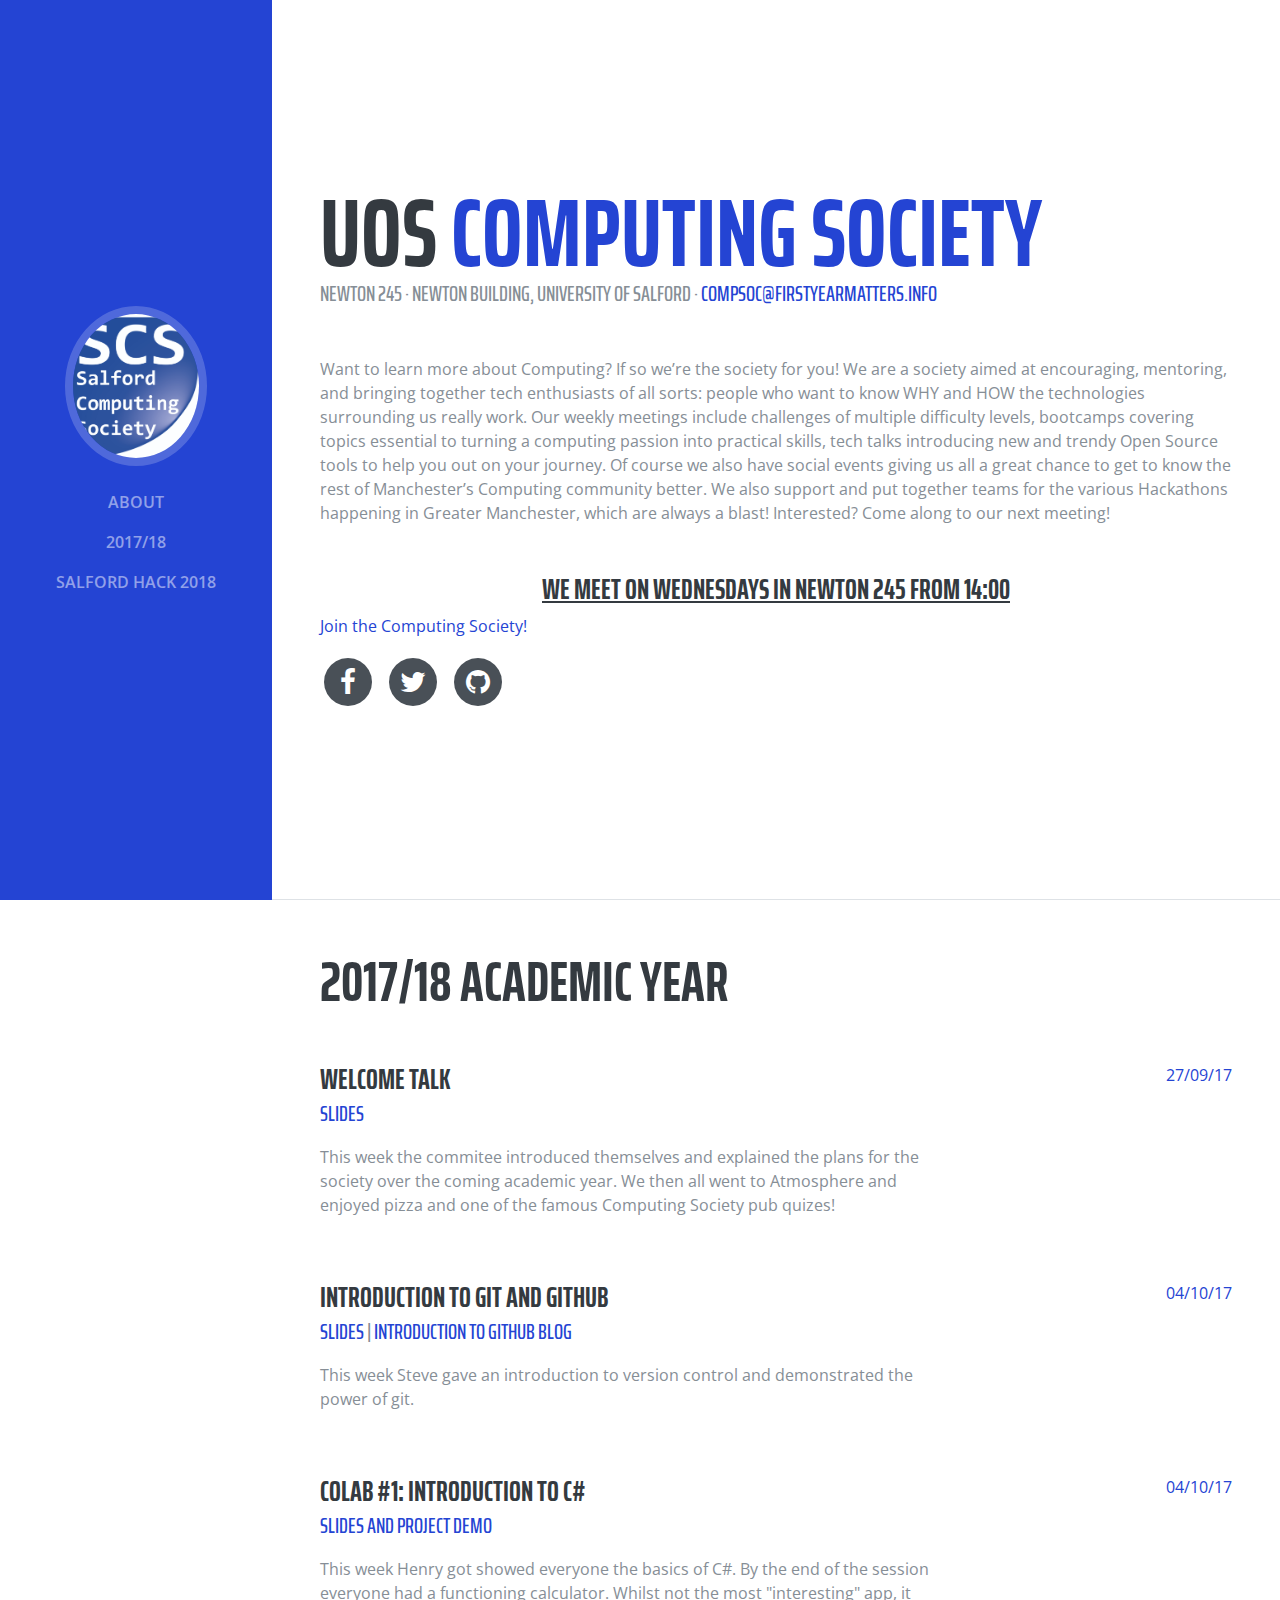
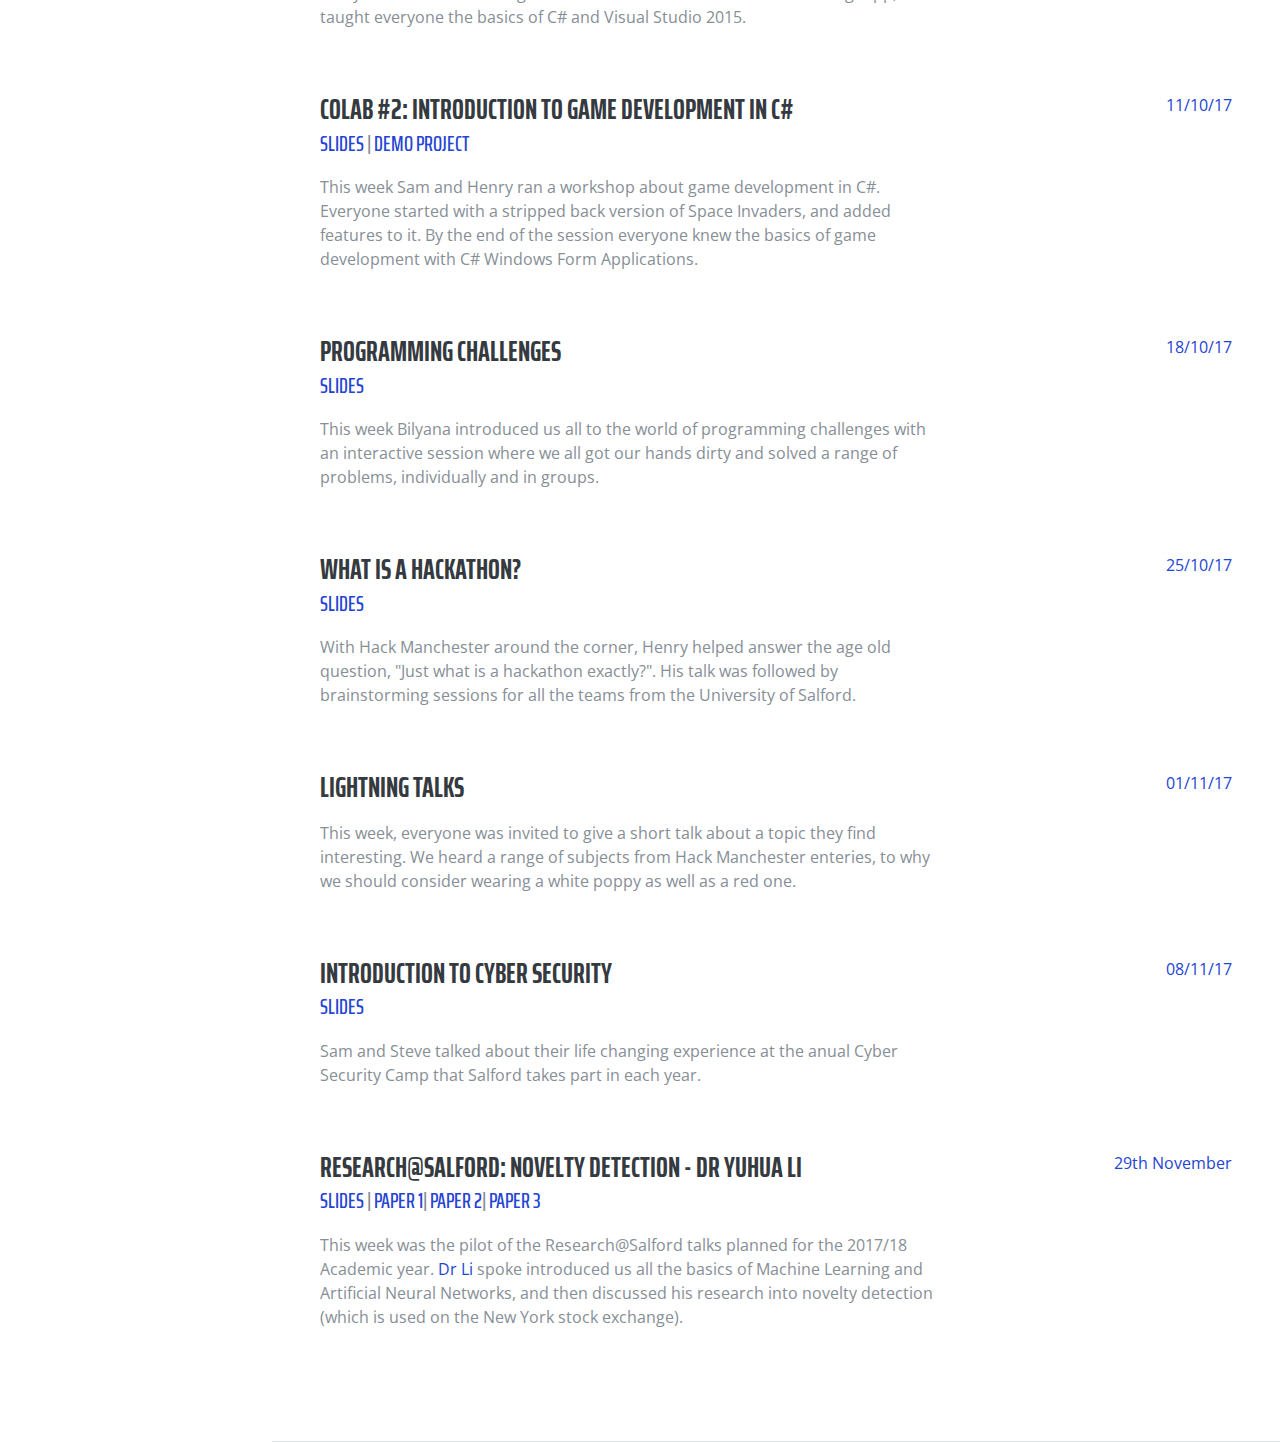
<file: index.html>
<!DOCTYPE html>
<html lang="en">

  <head>

    <meta charset="utf-8">
    <meta name="viewport" content="width=device-width, initial-scale=1, shrink-to-fit=no">
    <meta name="description" content="">
    <meta name="author" content="">

    <title>University of Salford Computing Society</title>

    <!-- Bootstrap core CSS -->
    <link href="vendor/bootstrap/css/bootstrap.min.css" rel="stylesheet">

    <!-- Custom fonts for this template -->
    <link href="https://fonts.googleapis.com/css?family=Saira+Extra+Condensed:100,200,300,400,500,600,700,800,900" rel="stylesheet">
    <link href="https://fonts.googleapis.com/css?family=Open+Sans:300,300i,400,400i,600,600i,700,700i,800,800i" rel="stylesheet">
    <link href="vendor/font-awesome/css/font-awesome.min.css" rel="stylesheet">
    <link href="vendor/devicons/css/devicons.min.css" rel="stylesheet">
    <link href="vendor/simple-line-icons/css/simple-line-icons.css" rel="stylesheet">

    <!-- Custom styles for this template -->
    <link href="css/resume.min.css" rel="stylesheet">

  </head>

  <body id="page-top">

    <!-- NAVIGATION -->
    <nav class="navbar navbar-expand-lg navbar-dark bg-primary fixed-top" id="sideNav">
      <a class="navbar-brand js-scroll-trigger" href="#page-top">
        <span class="d-block d-lg-none">Start Bootstrap</span>
        <span class="d-none d-lg-block">
          <img class="img-fluid img-profile rounded-circle mx-auto mb-2" src="img/profile.jpg" alt="">
        </span>
      </a>
      <button class="navbar-toggler" type="button" data-toggle="collapse" data-target="#navbarSupportedContent" aria-controls="navbarSupportedContent" aria-expanded="false" aria-label="Toggle navigation">
        <span class="navbar-toggler-icon"></span>
      </button>
      <div class="collapse navbar-collapse" id="navbarSupportedContent">
        <ul class="navbar-nav">
          <li class="nav-item">
            <a class="nav-link js-scroll-trigger" href="index.html#about">About</a>
          </li>
          <li class="nav-item">
            <a class="nav-link js-scroll-trigger" href="index.html#seventeen-eighteen">2017/18</a>
          </li>
          <li class="nav-item">
            <a class="nav-link js-scroll-trigger" href="salford-hack/salford-hack-2018.html">Salford Hack 2018</a>
          </li>
        </ul>
      </div>
    </nav>

    <div class="container-fluid p-0">
      
      <!-- ABOUT -->
      <section class="resume-section p-3 p-lg-5 d-flex d-column" id="about">
        <div class="my-auto">
          <h1 class="mb-0">UoS 
            <span class="text-primary">Computing Society</span>
          </h1>
          <div class="subheading mb-5">Newton 245 · Newton Building, University of Salford ·
            <a href="mailto:compsoc@firstyearmatters.info">compsoc@firstyearmatters.info</a>
          </div>
          <p class="mb-5">Want to learn more about Computing? If so we’re the society for you! We are a society aimed at encouraging, mentoring, and bringing together tech enthusiasts of all sorts: people who want to know WHY and HOW the technologies surrounding us really work. Our weekly meetings include challenges of multiple difficulty levels, bootcamps covering topics essential to turning a computing passion into practical skills, tech talks introducing new and trendy Open Source tools to help you out on your journey. Of course we also have social events giving us all a great chance to get to know the rest of Manchester’s Computing community better. We also support and put together teams for the various Hackathons happening in Greater Manchester, which are always a blast! Interested? Come along to our next meeting! </p>
          <h3 style="text-align:center; text-decoration:underline;">
              We meet on Wednesdays in Newton 245 from 14:00
          </h3>
          <p>
            <a href="https://www.salfordstudents.com/groups/computing">Join the Computing Society!</a>
          </p>
          <ul class="list-inline list-social-icons mb-0">
            <li class="list-inline-item">
              <a href="https://www.facebook.com/Univeristy-of-Salford-Computing-Society-111174886224156/">
                <span class="fa-stack fa-lg">
                  <i class="fa fa-circle fa-stack-2x"></i>
                  <i class="fa fa-facebook fa-stack-1x fa-inverse"></i>
                </span>
              </a>
            </li>
            <li class="list-inline-item">
              <a href="https://twitter.com/UoSCompSoc">
                <span class="fa-stack fa-lg">
                  <i class="fa fa-circle fa-stack-2x"></i>
                  <i class="fa fa-twitter fa-stack-1x fa-inverse"></i>
                </span>
              </a>
            </li>
            <li class="list-inline-item">
              <a href="https://github.com/University-Of-Salford-Computing-Society">
                <span class="fa-stack fa-lg">
                  <i class="fa fa-circle fa-stack-2x"></i>
                  <i class="fa fa-github fa-stack-1x fa-inverse"></i>
                </span>
              </a>
            </li>
          </ul>
        </div>
      </section>

      <!-- 2017/18 Academic Year -->
      <section class="resume-section p-3 p-lg-5 d-flex flex-column" id="seventeen-eighteen">
        <div class="my-auto">
          <h2 class="mb-5">2017/18 Academic Year</h2>

          <div class="resume-item d-flex flex-column flex-md-row mb-5">
              <div class="resume-content mr-auto">
                <h3 class="mb-0">Welcome Talk</h3>
                <div class="subheading mb-3"><a href="talks/welcome-talk.pptx">Slides</a></div>
                <p>This week the commitee introduced themselves and explained the plans for the society over the coming academic year. We then all went to Atmosphere and enjoyed pizza and one of the famous Computing Society pub quizes!</p>
              </div>
              <div class="resume-date text-md-right">
                <span class="text-primary">27/09/17</span>
              </div>
            </div>

            <div class="resume-item d-flex flex-column flex-md-row mb-5">
                <div class="resume-content mr-auto">
                  <h3 class="mb-0">Introduction to Git and GitHub</h3>
                  <div class="subheading mb-3"><a href="talks/git-introduction.odp">Slides</a> | <a href="https://medium.com/@Delphboy/computing-society-tutorial-getting-started-with-git-and-github-73a89b42e5e7">Introduction to GitHub Blog</a></div>
                  <p>This week Steve gave an introduction to version control and demonstrated the power of git. </p>
                </div>
                <div class="resume-date text-md-right">
                  <span class="text-primary">04/10/17</span>
                </div>
              </div>

              <div class="resume-item d-flex flex-column flex-md-row mb-5">
                  <div class="resume-content mr-auto">
                    <h3 class="mb-0">CoLab #1: Introduction to C#</h3>
                    <div class="subheading mb-3"><a href="https://github.com/Delphboy/Talks/tree/master/CSharp-Bootcamp">Slides and Project Demo</a></div>
                    <p>This week Henry got showed everyone the basics of C#. By the end of the session everyone had a functioning calculator. Whilst not the most "interesting" app, it taught everyone the basics of C# and Visual Studio 2015. </p>
                  </div>
                  <div class="resume-date text-md-right">
                    <span class="text-primary">04/10/17</span>
                  </div>
              </div>

              <div class="resume-item d-flex flex-column flex-md-row mb-5">
                  <div class="resume-content mr-auto">
                    <h3 class="mb-0">CoLab #2: Introduction to Game Development in C#</h3>
                    <div class="subheading mb-3"><a href="talks/invaders.pptx">Slides</a> | <a href="https://github.com/SamJones01/space-invaders-updated">Demo Project</a></div>
                    <p>This week Sam and Henry ran a workshop about game development in C#. Everyone started with a stripped back version of Space Invaders, and added features to it. By the end of the session everyone knew the basics of game development with C# Windows Form Applications. </p>
                  </div>
                  <div class="resume-date text-md-right">
                    <span class="text-primary">11/10/17</span>
                  </div>
              </div>

              <div class="resume-item d-flex flex-column flex-md-row mb-5">
                  <div class="resume-content mr-auto">
                    <h3 class="mb-0">Programming Challenges</h3>
                    <div class="subheading mb-3"><a href="talks/Euler-and-other.pptx">Slides</a></div>
                    <p>This week Bilyana introduced us all to the world of programming challenges with an interactive session where we all got our hands dirty and solved a range of problems, individually and in groups.</p>
                  </div>
                  <div class="resume-date text-md-right">
                    <span class="text-primary">18/10/17</span>
                  </div>
              </div>

              <div class="resume-item d-flex flex-column flex-md-row mb-5">
                  <div class="resume-content mr-auto">
                    <h3 class="mb-0">What is a Hackathon?</h3>
                    <div class="subheading mb-3"><a href="talks/Hackathons.pptx">Slides</a></div>
                    <p>With Hack Manchester around the corner, Henry helped answer the age old question, "Just what is a hackathon exactly?". His talk was followed by brainstorming sessions for all the teams from the University of Salford.</p>
                  </div>
                  <div class="resume-date text-md-right">
                    <span class="text-primary">25/10/17</span>
                  </div>
              </div>

              <div class="resume-item d-flex flex-column flex-md-row mb-5">
                  <div class="resume-content mr-auto">
                    <h3 class="mb-0">Lightning Talks</h3>
                    <div class="subheading mb-3"></div>
                    <p>This week, everyone was invited to give a short talk about a topic they find interesting. We heard a range of subjects from Hack Manchester enteries, to why we should consider wearing a white poppy as well as a red one.</p>
                  </div>
                  <div class="resume-date text-md-right">
                    <span class="text-primary">01/11/17</span>
                  </div>
              </div>

              <div class="resume-item d-flex flex-column flex-md-row mb-5">
                  <div class="resume-content mr-auto">
                    <h3 class="mb-0">Introduction to Cyber Security</h3>
                    <div class="subheading mb-3"><a href="talks/Security-Camp-2017.pptx">Slides</a></div>
                    <p>Sam and Steve talked about their life changing experience at the anual Cyber Security Camp that Salford takes part in each year. </p>
                  </div>
                  <div class="resume-date text-md-right">
                    <span class="text-primary">08/11/17</span>
                  </div>
              </div>

              <div class="resume-item d-flex flex-column flex-md-row mb-5">
                  <div class="resume-content mr-auto">
                    <h3 class="mb-0">Research@Salford: Novelty Detection - Dr Yuhua Li</h3>
                    <div class="subheading mb-3"><a href="talks/Novelty-Detection-Dr-Li.pdf">Slides</a> | <a href="http://ieeexplore.ieee.org/document/6803980/">Paper 1</a>| <a href="http://ieeexplore.ieee.org/document/5611541/">Paper 2</a>| <a href="http://ieeexplore.ieee.org/document/6817597/">Paper 3</a></div>
                    <p>This week was the pilot of the Research@Salford talks planned for the 2017/18 Academic year. <a href="https://www.seek.salford.ac.uk/profiles/YLinull.jsp">Dr Li</a> spoke introduced us all the basics of Machine Learning and Artificial Neural Networks, and then discussed his research into novelty detection (which is used on the New York stock exchange). </p>
                  </div>
                  <div class="resume-date text-md-right">
                    <span class="text-primary">29th November</span>
                  </div>
              </div>

        </div>
      </section>
    </div>

    <!-- Bootstrap core JavaScript -->
    <script src="vendor/jquery/jquery.min.js"></script>
    <script src="vendor/bootstrap/js/bootstrap.bundle.min.js"></script>

    <!-- Plugin JavaScript -->
    <script src="vendor/jquery-easing/jquery.easing.min.js"></script>

    <!-- Custom scripts for this template -->
    <script src="js/resume.min.js"></script>

  </body>

</html>
</file>
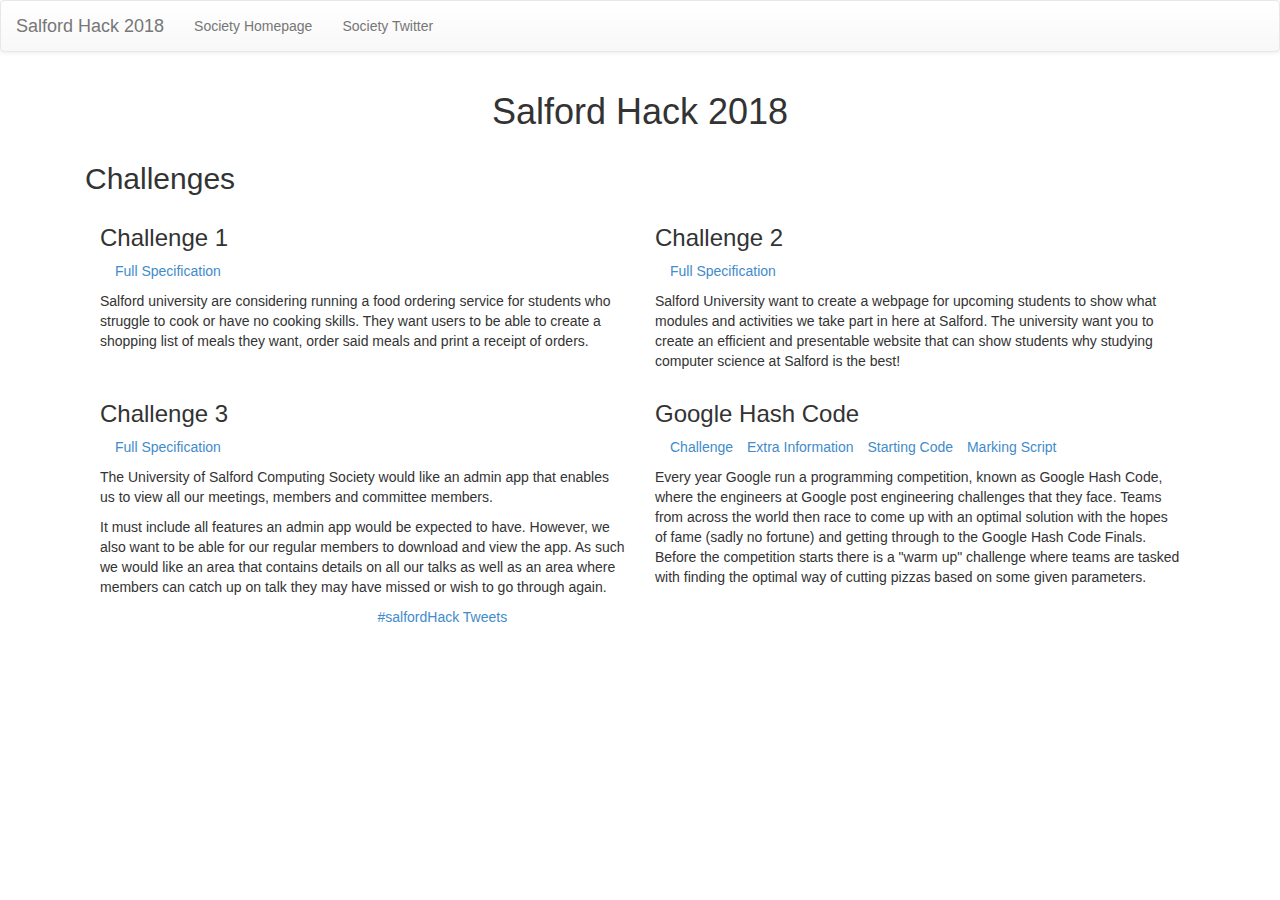
<file: salford-hack/salford-hack-2018.html>
<!Doctype HTML>
<HTML LANG="en">
<head>
    <meta charset="utf-8">
    <meta http-equiv="X-UA-Compatible" content="IE=edge">
    <meta name="viewport" content="width=device-width, initial-scale=1">

    <!-- Load Scripts -->
    <script type="text/javascript" src="js/validation.js"></script>
    <script type="text/javascript" src="js/bootstrap.js"></script>

    <!-- Bootstrap core CSS -->
    <link href="css/bootstrap.css" rel="stylesheet">

    <!-- Bootstrap theme -->
    <link href="css/bootstrap-theme.css" rel="stylesheet">

    <title>Salford Hack 2018</title>

</head>

<body>
    <nav class="navbar navbar-default">
        <div class="container-fluid">
            <div class="navbar-header">
                <a class="navbar-brand" href="#">Salford Hack 2018</a>
            </div>
            <ul class="nav navbar-nav">
                <li><a href="../index.html">Society Homepage</a></li>
                <li><a href="https://twitter.com/UoSCompSoc">Society Twitter</a></li>
            </ul>
        </div>
    </nav>

  <div class="container container-fluid">
      <div class="col-md-12">
          <h1 style="text-align: center">Salford Hack 2018</h1>
      </div>
      <div class="col-md-12">
          <h2>Challenges</h2>
          <div class="col-md-6">
              <h3>Challenge 1</h3>
              <div class="col-md-12">
                  <ul class="list-inline">
                      <li><a href="downloads/Challenge-1.pdf">Full Specification</a></li>
                  </ul>
              </div>
              <p>
                  Salford university are considering running a food ordering service for students who struggle to cook
                  or have no cooking skills. They want users to be able to create a shopping list of meals they want,
                  order said meals and print a receipt of orders.
              </p>
          </div>

          <div class="col-md-6">
              <h3>Challenge 2</h3>
              <div class="col-md-12">
                  <ul class="list-inline">
                      <li><a href="downloads/Challenge-2.pdf">Full Specification</a></li>
                  </ul>
              </div>
              <p>
                  Salford University want to create a webpage for upcoming students to show what modules and activities
                  we take part in here at Salford. The university want you to create an efficient and presentable
                  website that can show students why studying computer science at Salford is the best!
              </p>
          </div>

          <div class="col-md-6">
              <h3>Challenge 3</h3>
              <div class="col-md-12">
                  <ul class="list-inline">
                      <li><a href="downloads/Challenge-3.pdf">Full Specification</a></li>
                  </ul>
              </div>
              <p>
                  The University of Salford Computing Society would like an admin app that enables us to view all our
                  meetings, members and committee members.
              </p>
              <p>
                  It must include all features an admin app would be expected to have. However, we also want to be able
                  for our regular members to download and view the app. As such we would like an area that contains
                  details on all our talks as well as an area where members can catch up on talk they may have missed
                  or wish to go through again.
              </p>
          </div>

          <div class="col-md-6">
              <h3>Google Hash Code</h3>
              <div class="col-md-12">
                  <ul class="list-inline">
                    <li><a href="downloads/google.pdf">Challenge</a></li>
                    <li><a href="downloads/hash-code.pdf">Extra Information</a></li>
                    <li><a href="https://github.com/UoSCompSoc/Hash-Code-File-Reader">Starting Code</a></li>
                    <li><a href="https://github.com/UoSCompSoc/Hash-Code-Marker">Marking Script</a></li>
                  </ul>
              </div>
              <p>
                  Every year Google run a programming competition, known as Google Hash Code, where the engineers at
                  Google post engineering challenges that they face. Teams from across the world then race to come up
                  with an optimal solution with the hopes of fame (sadly no fortune) and getting through to the Google
                  Hash Code Finals. Before the competition starts there is a "warm up" challenge where teams are tasked
                  with finding the optimal way of cutting pizzas based on some given parameters.
              </p>
          </div>

      </div>
      <!-- Social Media -->
      <div class="container container-fluid col-md-12">
            <div class="col-md-3"></div>
            <div class="col-md-6">
              <a class="twitter-timeline"  href="https://twitter.com/hashtag/salfordHack" data-widget-id="969929705406259200">#salfordHack Tweets</a>
              <script>!function(d,s,id){var js,fjs=d.getElementsByTagName(s)[0],p=/^http:/.test(d.location)?'http':'https';if(!d.getElementById(id)){js=d.createElement(s);js.id=id;js.src=p+"://platform.twitter.com/widgets.js";fjs.parentNode.insertBefore(js,fjs);}}(document,"script","twitter-wjs");</script>
            </div>
          <div class="col-md-3"></div>
      </div>
  </div>


</body>
</HTML>
</file>
<file: vendor/simple-line-icons/css/simple-line-icons.css>
@font-face {
  font-family: 'simple-line-icons';
  src: url('../fonts/Simple-Line-Icons.eot?v=2.4.0');
  src: url('../fonts/Simple-Line-Icons.eot?v=2.4.0#iefix') format('embedded-opentype'), url('../fonts/Simple-Line-Icons.woff2?v=2.4.0') format('woff2'), url('../fonts/Simple-Line-Icons.ttf?v=2.4.0') format('truetype'), url('../fonts/Simple-Line-Icons.woff?v=2.4.0') format('woff'), url('../fonts/Simple-Line-Icons.svg?v=2.4.0#simple-line-icons') format('svg');
  font-weight: normal;
  font-style: normal;
}
/*
 Use the following CSS code if you want to have a class per icon.
 Instead of a list of all class selectors, you can use the generic [class*="icon-"] selector, but it's slower:
*/
.icon-user,
.icon-people,
.icon-user-female,
.icon-user-follow,
.icon-user-following,
.icon-user-unfollow,
.icon-login,
.icon-logout,
.icon-emotsmile,
.icon-phone,
.icon-call-end,
.icon-call-in,
.icon-call-out,
.icon-map,
.icon-location-pin,
.icon-direction,
.icon-directions,
.icon-compass,
.icon-layers,
.icon-menu,
.icon-list,
.icon-options-vertical,
.icon-options,
.icon-arrow-down,
.icon-arrow-left,
.icon-arrow-right,
.icon-arrow-up,
.icon-arrow-up-circle,
.icon-arrow-left-circle,
.icon-arrow-right-circle,
.icon-arrow-down-circle,
.icon-check,
.icon-clock,
.icon-plus,
.icon-minus,
.icon-close,
.icon-event,
.icon-exclamation,
.icon-organization,
.icon-trophy,
.icon-screen-smartphone,
.icon-screen-desktop,
.icon-plane,
.icon-notebook,
.icon-mustache,
.icon-mouse,
.icon-magnet,
.icon-energy,
.icon-disc,
.icon-cursor,
.icon-cursor-move,
.icon-crop,
.icon-chemistry,
.icon-speedometer,
.icon-shield,
.icon-screen-tablet,
.icon-magic-wand,
.icon-hourglass,
.icon-graduation,
.icon-ghost,
.icon-game-controller,
.icon-fire,
.icon-eyeglass,
.icon-envelope-open,
.icon-envelope-letter,
.icon-bell,
.icon-badge,
.icon-anchor,
.icon-wallet,
.icon-vector,
.icon-speech,
.icon-puzzle,
.icon-printer,
.icon-present,
.icon-playlist,
.icon-pin,
.icon-picture,
.icon-handbag,
.icon-globe-alt,
.icon-globe,
.icon-folder-alt,
.icon-folder,
.icon-film,
.icon-feed,
.icon-drop,
.icon-drawer,
.icon-docs,
.icon-doc,
.icon-diamond,
.icon-cup,
.icon-calculator,
.icon-bubbles,
.icon-briefcase,
.icon-book-open,
.icon-basket-loaded,
.icon-basket,
.icon-bag,
.icon-action-undo,
.icon-action-redo,
.icon-wrench,
.icon-umbrella,
.icon-trash,
.icon-tag,
.icon-support,
.icon-frame,
.icon-size-fullscreen,
.icon-size-actual,
.icon-shuffle,
.icon-share-alt,
.icon-share,
.icon-rocket,
.icon-question,
.icon-pie-chart,
.icon-pencil,
.icon-note,
.icon-loop,
.icon-home,
.icon-grid,
.icon-graph,
.icon-microphone,
.icon-music-tone-alt,
.icon-music-tone,
.icon-earphones-alt,
.icon-earphones,
.icon-equalizer,
.icon-like,
.icon-dislike,
.icon-control-start,
.icon-control-rewind,
.icon-control-play,
.icon-control-pause,
.icon-control-forward,
.icon-control-end,
.icon-volume-1,
.icon-volume-2,
.icon-volume-off,
.icon-calendar,
.icon-bulb,
.icon-chart,
.icon-ban,
.icon-bubble,
.icon-camrecorder,
.icon-camera,
.icon-cloud-download,
.icon-cloud-upload,
.icon-envelope,
.icon-eye,
.icon-flag,
.icon-heart,
.icon-info,
.icon-key,
.icon-link,
.icon-lock,
.icon-lock-open,
.icon-magnifier,
.icon-magnifier-add,
.icon-magnifier-remove,
.icon-paper-clip,
.icon-paper-plane,
.icon-power,
.icon-refresh,
.icon-reload,
.icon-settings,
.icon-star,
.icon-symbol-female,
.icon-symbol-male,
.icon-target,
.icon-credit-card,
.icon-paypal,
.icon-social-tumblr,
.icon-social-twitter,
.icon-social-facebook,
.icon-social-instagram,
.icon-social-linkedin,
.icon-social-pinterest,
.icon-social-github,
.icon-social-google,
.icon-social-reddit,
.icon-social-skype,
.icon-social-dribbble,
.icon-social-behance,
.icon-social-foursqare,
.icon-social-soundcloud,
.icon-social-spotify,
.icon-social-stumbleupon,
.icon-social-youtube,
.icon-social-dropbox,
.icon-social-vkontakte,
.icon-social-steam {
  font-family: 'simple-line-icons';
  speak: none;
  font-style: normal;
  font-weight: normal;
  font-variant: normal;
  text-transform: none;
  line-height: 1;
  /* Better Font Rendering =========== */
  -webkit-font-smoothing: antialiased;
  -moz-osx-font-smoothing: grayscale;
}
.icon-user:before {
  content: "\e005";
}
.icon-people:before {
  content: "\e001";
}
.icon-user-female:before {
  content: "\e000";
}
.icon-user-follow:before {
  content: "\e002";
}
.icon-user-following:before {
  content: "\e003";
}
.icon-user-unfollow:before {
  content: "\e004";
}
.icon-login:before {
  content: "\e066";
}
.icon-logout:before {
  content: "\e065";
}
.icon-emotsmile:before {
  content: "\e021";
}
.icon-phone:before {
  content: "\e600";
}
.icon-call-end:before {
  content: "\e048";
}
.icon-call-in:before {
  content: "\e047";
}
.icon-call-out:before {
  content: "\e046";
}
.icon-map:before {
  content: "\e033";
}
.icon-location-pin:before {
  content: "\e096";
}
.icon-direction:before {
  content: "\e042";
}
.icon-directions:before {
  content: "\e041";
}
.icon-compass:before {
  content: "\e045";
}
.icon-layers:before {
  content: "\e034";
}
.icon-menu:before {
  content: "\e601";
}
.icon-list:before {
  content: "\e067";
}
.icon-options-vertical:before {
  content: "\e602";
}
.icon-options:before {
  content: "\e603";
}
.icon-arrow-down:before {
  content: "\e604";
}
.icon-arrow-left:before {
  content: "\e605";
}
.icon-arrow-right:before {
  content: "\e606";
}
.icon-arrow-up:before {
  content: "\e607";
}
.icon-arrow-up-circle:before {
  content: "\e078";
}
.icon-arrow-left-circle:before {
  content: "\e07a";
}
.icon-arrow-right-circle:before {
  content: "\e079";
}
.icon-arrow-down-circle:before {
  content: "\e07b";
}
.icon-check:before {
  content: "\e080";
}
.icon-clock:before {
  content: "\e081";
}
.icon-plus:before {
  content: "\e095";
}
.icon-minus:before {
  content: "\e615";
}
.icon-close:before {
  content: "\e082";
}
.icon-event:before {
  content: "\e619";
}
.icon-exclamation:before {
  content: "\e617";
}
.icon-organization:before {
  content: "\e616";
}
.icon-trophy:before {
  content: "\e006";
}
.icon-screen-smartphone:before {
  content: "\e010";
}
.icon-screen-desktop:before {
  content: "\e011";
}
.icon-plane:before {
  content: "\e012";
}
.icon-notebook:before {
  content: "\e013";
}
.icon-mustache:before {
  content: "\e014";
}
.icon-mouse:before {
  content: "\e015";
}
.icon-magnet:before {
  content: "\e016";
}
.icon-energy:before {
  content: "\e020";
}
.icon-disc:before {
  content: "\e022";
}
.icon-cursor:before {
  content: "\e06e";
}
.icon-cursor-move:before {
  content: "\e023";
}
.icon-crop:before {
  content: "\e024";
}
.icon-chemistry:before {
  content: "\e026";
}
.icon-speedometer:before {
  content: "\e007";
}
.icon-shield:before {
  content: "\e00e";
}
.icon-screen-tablet:before {
  content: "\e00f";
}
.icon-magic-wand:before {
  content: "\e017";
}
.icon-hourglass:before {
  content: "\e018";
}
.icon-graduation:before {
  content: "\e019";
}
.icon-ghost:before {
  content: "\e01a";
}
.icon-game-controller:before {
  content: "\e01b";
}
.icon-fire:before {
  content: "\e01c";
}
.icon-eyeglass:before {
  content: "\e01d";
}
.icon-envelope-open:before {
  content: "\e01e";
}
.icon-envelope-letter:before {
  content: "\e01f";
}
.icon-bell:before {
  content: "\e027";
}
.icon-badge:before {
  content: "\e028";
}
.icon-anchor:before {
  content: "\e029";
}
.icon-wallet:before {
  content: "\e02a";
}
.icon-vector:before {
  content: "\e02b";
}
.icon-speech:before {
  content: "\e02c";
}
.icon-puzzle:before {
  content: "\e02d";
}
.icon-printer:before {
  content: "\e02e";
}
.icon-present:before {
  content: "\e02f";
}
.icon-playlist:before {
  content: "\e030";
}
.icon-pin:before {
  content: "\e031";
}
.icon-picture:before {
  content: "\e032";
}
.icon-handbag:before {
  content: "\e035";
}
.icon-globe-alt:before {
  content: "\e036";
}
.icon-globe:before {
  content: "\e037";
}
.icon-folder-alt:before {
  content: "\e039";
}
.icon-folder:before {
  content: "\e089";
}
.icon-film:before {
  content: "\e03a";
}
.icon-feed:before {
  content: "\e03b";
}
.icon-drop:before {
  content: "\e03e";
}
.icon-drawer:before {
  content: "\e03f";
}
.icon-docs:before {
  content: "\e040";
}
.icon-doc:before {
  content: "\e085";
}
.icon-diamond:before {
  content: "\e043";
}
.icon-cup:before {
  content: "\e044";
}
.icon-calculator:before {
  content: "\e049";
}
.icon-bubbles:before {
  content: "\e04a";
}
.icon-briefcase:before {
  content: "\e04b";
}
.icon-book-open:before {
  content: "\e04c";
}
.icon-basket-loaded:before {
  content: "\e04d";
}
.icon-basket:before {
  content: "\e04e";
}
.icon-bag:before {
  content: "\e04f";
}
.icon-action-undo:before {
  content: "\e050";
}
.icon-action-redo:before {
  content: "\e051";
}
.icon-wrench:before {
  content: "\e052";
}
.icon-umbrella:before {
  content: "\e053";
}
.icon-trash:before {
  content: "\e054";
}
.icon-tag:before {
  content: "\e055";
}
.icon-support:before {
  content: "\e056";
}
.icon-frame:before {
  content: "\e038";
}
.icon-size-fullscreen:before {
  content: "\e057";
}
.icon-size-actual:before {
  content: "\e058";
}
.icon-shuffle:before {
  content: "\e059";
}
.icon-share-alt:before {
  content: "\e05a";
}
.icon-share:before {
  content: "\e05b";
}
.icon-rocket:before {
  content: "\e05c";
}
.icon-question:before {
  content: "\e05d";
}
.icon-pie-chart:before {
  content: "\e05e";
}
.icon-pencil:before {
  content: "\e05f";
}
.icon-note:before {
  content: "\e060";
}
.icon-loop:before {
  content: "\e064";
}
.icon-home:before {
  content: "\e069";
}
.icon-grid:before {
  content: "\e06a";
}
.icon-graph:before {
  content: "\e06b";
}
.icon-microphone:before {
  content: "\e063";
}
.icon-music-tone-alt:before {
  content: "\e061";
}
.icon-music-tone:before {
  content: "\e062";
}
.icon-earphones-alt:before {
  content: "\e03c";
}
.icon-earphones:before {
  content: "\e03d";
}
.icon-equalizer:before {
  content: "\e06c";
}
.icon-like:before {
  content: "\e068";
}
.icon-dislike:before {
  content: "\e06d";
}
.icon-control-start:before {
  content: "\e06f";
}
.icon-control-rewind:before {
  content: "\e070";
}
.icon-control-play:before {
  content: "\e071";
}
.icon-control-pause:before {
  content: "\e072";
}
.icon-control-forward:before {
  content: "\e073";
}
.icon-control-end:before {
  content: "\e074";
}
.icon-volume-1:before {
  content: "\e09f";
}
.icon-volume-2:before {
  content: "\e0a0";
}
.icon-volume-off:before {
  content: "\e0a1";
}
.icon-calendar:before {
  content: "\e075";
}
.icon-bulb:before {
  content: "\e076";
}
.icon-chart:before {
  content: "\e077";
}
.icon-ban:before {
  content: "\e07c";
}
.icon-bubble:before {
  content: "\e07d";
}
.icon-camrecorder:before {
  content: "\e07e";
}
.icon-camera:before {
  content: "\e07f";
}
.icon-cloud-download:before {
  content: "\e083";
}
.icon-cloud-upload:before {
  content: "\e084";
}
.icon-envelope:before {
  content: "\e086";
}
.icon-eye:before {
  content: "\e087";
}
.icon-flag:before {
  content: "\e088";
}
.icon-heart:before {
  content: "\e08a";
}
.icon-info:before {
  content: "\e08b";
}
.icon-key:before {
  content: "\e08c";
}
.icon-link:before {
  content: "\e08d";
}
.icon-lock:before {
  content: "\e08e";
}
.icon-lock-open:before {
  content: "\e08f";
}
.icon-magnifier:before {
  content: "\e090";
}
.icon-magnifier-add:before {
  content: "\e091";
}
.icon-magnifier-remove:before {
  content: "\e092";
}
.icon-paper-clip:before {
  content: "\e093";
}
.icon-paper-plane:before {
  content: "\e094";
}
.icon-power:before {
  content: "\e097";
}
.icon-refresh:before {
  content: "\e098";
}
.icon-reload:before {
  content: "\e099";
}
.icon-settings:before {
  content: "\e09a";
}
.icon-star:before {
  content: "\e09b";
}
.icon-symbol-female:before {
  content: "\e09c";
}
.icon-symbol-male:before {
  content: "\e09d";
}
.icon-target:before {
  content: "\e09e";
}
.icon-credit-card:before {
  content: "\e025";
}
.icon-paypal:before {
  content: "\e608";
}
.icon-social-tumblr:before {
  content: "\e00a";
}
.icon-social-twitter:before {
  content: "\e009";
}
.icon-social-facebook:before {
  content: "\e00b";
}
.icon-social-instagram:before {
  content: "\e609";
}
.icon-social-linkedin:before {
  content: "\e60a";
}
.icon-social-pinterest:before {
  content: "\e60b";
}
.icon-social-github:before {
  content: "\e60c";
}
.icon-social-google:before {
  content: "\e60d";
}
.icon-social-reddit:before {
  content: "\e60e";
}
.icon-social-skype:before {
  content: "\e60f";
}
.icon-social-dribbble:before {
  content: "\e00d";
}
.icon-social-behance:before {
  content: "\e610";
}
.icon-social-foursqare:before {
  content: "\e611";
}
.icon-social-soundcloud:before {
  content: "\e612";
}
.icon-social-spotify:before {
  content: "\e613";
}
.icon-social-stumbleupon:before {
  content: "\e614";
}
.icon-social-youtube:before {
  content: "\e008";
}
.icon-social-dropbox:before {
  content: "\e00c";
}
.icon-social-vkontakte:before {
  content: "\e618";
}
.icon-social-steam:before {
  content: "\e620";
}
</file>
<file: vendor/devicons/css/devicons.min.css>
/*!
 *  Devicons 1.8.0 made by Theodore Vorillas / http://vorillaz.com 
 */
@font-face{font-family:devicons;src:url(../fonts/devicons.eot?xqxft6);src:url(../fonts/devicons.eot?#iefixxqxft6) format("embedded-opentype"),url(../fonts/devicons.woff?xqxft6) format("woff"),url(../fonts/devicons.ttf?xqxft6) format("truetype"),url(../fonts/devicons.svg?xqxft6#devicons) format("svg");font-weight:400;font-style:normal}.devicons{font-family:devicons;speak:none;font-style:normal;font-weight:400;font-variant:normal;text-transform:none;line-height:1;-webkit-font-smoothing:antialiased;-moz-osx-font-smoothing:grayscale}.devicons-git:before{content:"\e602"}.devicons-git_compare:before{content:"\e628"}.devicons-git_branch:before{content:"\e625"}.devicons-git_commit:before{content:"\e629"}.devicons-git_pull_request:before{content:"\e626"}.devicons-git_merge:before{content:"\e627"}.devicons-bitbucket:before{content:"\e603"}.devicons-github_alt:before{content:"\e608"}.devicons-github_badge:before{content:"\e609"}.devicons-github:before{content:"\e60a"}.devicons-github_full:before{content:"\e617"}.devicons-java:before{content:"\e638"}.devicons-ruby:before{content:"\e639"}.devicons-scala:before{content:"\e637"}.devicons-python:before{content:"\e63c"}.devicons-go:before{content:"\e624"}.devicons-ruby_on_rails:before{content:"\e63b"}.devicons-django:before{content:"\e61d"}.devicons-markdown:before{content:"\e63e"}.devicons-php:before{content:"\e63d"}.devicons-mysql:before{content:"\e604"}.devicons-streamline:before{content:"\e605"}.devicons-database:before{content:"\e606"}.devicons-laravel:before{content:"\e63f"}.devicons-javascript:before{content:"\e64e"}.devicons-angular:before{content:"\e653"}.devicons-backbone:before{content:"\e652"}.devicons-coffeescript:before{content:"\e651"}.devicons-jquery:before{content:"\e650"}.devicons-modernizr:before{content:"\e620"}.devicons-jquery_ui:before{content:"\e654"}.devicons-ember:before{content:"\e61b"}.devicons-dojo:before{content:"\e61c"}.devicons-nodejs:before{content:"\e619"}.devicons-nodejs_small:before{content:"\e618"}.devicons-javascript_shield:before{content:"\e64f"}.devicons-bootstrap:before{content:"\e647"}.devicons-sass:before{content:"\e64b"}.devicons-css3_full:before{content:"\e64a"}.devicons-css3:before{content:"\e649"}.devicons-html5:before{content:"\e636"}.devicons-html5_multimedia:before{content:"\e632"}.devicons-html5_device_access:before{content:"\e633"}.devicons-html5_3d_effects:before{content:"\e635"}.devicons-html5_connectivity:before{content:"\e634"}.devicons-ghost_small:before{content:"\e614"}.devicons-ghost:before{content:"\e61f"}.devicons-magento:before{content:"\e640"}.devicons-joomla:before{content:"\e641"}.devicons-jekyll_small:before{content:"\e60d"}.devicons-drupal:before{content:"\e642"}.devicons-wordpress:before{content:"\e60b"}.devicons-grunt:before{content:"\e64c"}.devicons-bower:before{content:"\e64d"}.devicons-npm:before{content:"\e61e"}.devicons-yahoo_small:before{content:"\e62b"}.devicons-yahoo:before{content:"\e615"}.devicons-bing_small:before{content:"\e600"}.devicons-windows:before{content:"\e60f"}.devicons-linux:before{content:"\e612"}.devicons-ubuntu:before{content:"\e63a"}.devicons-android:before{content:"\e60e"}.devicons-apple:before{content:"\e611"}.devicons-appstore:before{content:"\e613"}.devicons-phonegap:before{content:"\e630"}.devicons-blackberry:before{content:"\e623"}.devicons-stackoverflow:before{content:"\e610"}.devicons-techcrunch:before{content:"\e62c"}.devicons-codrops:before{content:"\e62f"}.devicons-css_tricks:before{content:"\e601"}.devicons-smashing_magazine:before{content:"\e62d"}.devicons-netmagazine:before{content:"\e62e"}.devicons-codepen:before{content:"\e616"}.devicons-cssdeck:before{content:"\e62a"}.devicons-hackernews:before{content:"\e61a"}.devicons-dropbox:before{content:"\e607"}.devicons-google_drive:before{content:"\e631"}.devicons-visualstudio:before{content:"\e60c"}.devicons-unity_small:before{content:"\e621"}.devicons-raspberry_pi:before{content:"\e622"}.devicons-chrome:before{content:"\e643"}.devicons-ie:before{content:"\e644"}.devicons-firefox:before{content:"\e645"}.devicons-opera:before{content:"\e646"}.devicons-safari:before{content:"\e648"}.devicons-swift:before{content:"\e655"}.devicons-symfony:before{content:"\e656"}.devicons-symfony_badge:before{content:"\e657"}.devicons-less:before{content:"\e658"}.devicons-stylus:before{content:"\e659"}.devicons-trello:before{content:"\e65a"}.devicons-atlassian:before{content:"\e65b"}.devicons-jira:before{content:"\e65c"}.devicons-envato:before{content:"\e65d"}.devicons-snap_svg:before{content:"\e65e"}.devicons-raphael:before{content:"\e65f"}.devicons-google_analytics:before{content:"\e660"}.devicons-compass:before{content:"\e661"}.devicons-onedrive:before{content:"\e662"}.devicons-gulp:before{content:"\e663"}.devicons-atom:before{content:"\e664"}.devicons-cisco:before{content:"\e665"}.devicons-nancy:before{content:"\e666"}.devicons-clojure:before{content:"\e668"}.devicons-clojure_alt:before{content:"\e66a"}.devicons-perl:before{content:"\e669"}.devicons-celluloid:before{content:"\e66b"}.devicons-w3c:before{content:"\e66c"}.devicons-redis:before{content:"\e66d"}.devicons-postgresql:before{content:"\e66e"}.devicons-webplatform:before{content:"\e66f"}.devicons-jenkins:before{content:"\e667"}.devicons-requirejs:before{content:"\e670"}.devicons-opensource:before{content:"\e671"}.devicons-typo3:before{content:"\e672"}.devicons-uikit:before{content:"\e673"}.devicons-doctrine:before{content:"\e674"}.devicons-groovy:before{content:"\e675"}.devicons-nginx:before{content:"\e676"}.devicons-haskell:before{content:"\e677"}.devicons-zend:before{content:"\e678"}.devicons-gnu:before{content:"\e679"}.devicons-yeoman:before{content:"\e67a"}.devicons-heroku:before{content:"\e67b"}.devicons-debian:before{content:"\e67d"}.devicons-travis:before{content:"\e67e"}.devicons-dotnet:before{content:"\e67f"}.devicons-codeigniter:before{content:"\e680"}.devicons-javascript_badge:before{content:"\e681"}.devicons-yii:before{content:"\e682"}.devicons-msql_server:before{content:"\e67c"}.devicons-composer:before{content:"\e683"}.devicons-krakenjs_badge:before{content:"\e684"}.devicons-krakenjs:before{content:"\e685"}.devicons-mozilla:before{content:"\e686"}.devicons-firebase:before{content:"\e687"}.devicons-sizzlejs:before{content:"\e688"}.devicons-creativecommons:before{content:"\e689"}.devicons-creativecommons_badge:before{content:"\e68a"}.devicons-mitlicence:before{content:"\e68b"}.devicons-senchatouch:before{content:"\e68c"}.devicons-bugsense:before{content:"\e68d"}.devicons-extjs:before{content:"\e68e"}.devicons-mootools_badge:before{content:"\e68f"}.devicons-mootools:before{content:"\e690"}.devicons-ruby_rough:before{content:"\e691"}.devicons-komodo:before{content:"\e692"}.devicons-coda:before{content:"\e693"}.devicons-bintray:before{content:"\e694"}.devicons-terminal:before{content:"\e695"}.devicons-code:before{content:"\e696"}.devicons-responsive:before{content:"\e697"}.devicons-dart:before{content:"\e698"}.devicons-aptana:before{content:"\e699"}.devicons-mailchimp:before{content:"\e69a"}.devicons-netbeans:before{content:"\e69b"}.devicons-dreamweaver:before{content:"\e69c"}.devicons-brackets:before{content:"\e69d"}.devicons-eclipse:before{content:"\e69e"}.devicons-cloud9:before{content:"\e69f"}.devicons-scrum:before{content:"\e6a0"}.devicons-prolog:before{content:"\e6a1"}.devicons-terminal_badge:before{content:"\e6a2"}.devicons-code_badge:before{content:"\e6a3"}.devicons-mongodb:before{content:"\e6a4"}.devicons-meteor:before{content:"\e6a5"}.devicons-meteorfull:before{content:"\e6a6"}.devicons-fsharp:before{content:"\e6a7"}.devicons-rust:before{content:"\e6a8"}.devicons-ionic:before{content:"\e6a9"}.devicons-sublime:before{content:"\e6aa"}.devicons-appcelerator:before{content:"\e6ab"}.devicons-asterisk:before{content:"\e6ac"}.devicons-aws:before{content:"\e6ad"}.devicons-digital-ocean:before{content:"\e6ae"}.devicons-dlang:before{content:"\e6af"}.devicons-docker:before{content:"\e6b0"}.devicons-erlang:before{content:"\e6b1"}.devicons-google-cloud-platform:before{content:"\e6b2"}.devicons-grails:before{content:"\e6b3"}.devicons-illustrator:before{content:"\e6b4"}.devicons-intellij:before{content:"\e6b5"}.devicons-materializecss:before{content:"\e6b6"}.devicons-openshift:before{content:"\e6b7"}.devicons-photoshop:before{content:"\e6b8"}.devicons-rackspace:before{content:"\e6b9"}.devicons-react:before{content:"\e6ba"}.devicons-redhat:before{content:"\e6bb"}.devicons-scriptcs:before{content:"\e6bc"}.devicons-sqllite:before{content:"\e6c4"}.devicons-vim:before{content:"\e6c5"}
</file>
<file: css/resume.min.css>
/*!
 * Start Bootstrap - Resume v4.0.0-beta.2 (https://startbootstrap.com/template-overviews/resume)
 * Copyright 2013-2017 Start Bootstrap
 * Licensed under MIT (https://github.com/BlackrockDigital/startbootstrap-resume/blob/master/LICENSE)
 */body{font-family:'Open Sans',serif;padding-top:54px;color:#868e96}@media (min-width:992px){body{padding-top:0;padding-left:17rem}}h1,h2,h3,h4,h5,h6{font-family:'Saira Extra Condensed',serif;font-weight:700;text-transform:uppercase;color:#343a40}h1{font-size:6rem;line-height:5.5rem}h2{font-size:3.5rem}.subheading{text-transform:uppercase;font-weight:500;font-family:'Saira Extra Condensed',serif;font-size:1.35rem}.list-social-icons a{color:#495057}.list-social-icons a:hover{color:rgb(36, 68, 211)}.list-social-icons a .fa-lg{font-size:1.75rem}.list-icons{font-size:3rem}.list-icons .list-inline-item i:hover{color:rgb(36, 68, 211)}#sideNav .navbar-nav .nav-item .nav-link{font-weight:600;text-transform:uppercase}@media (min-width:992px){#sideNav{text-align:center;position:fixed;top:0;left:0;display:flex;flex-direction:column;width:17rem;height:100vh}#sideNav .navbar-brand{display:flex;margin:auto auto 0;padding:.5rem}#sideNav .navbar-brand .img-profile{max-width:10rem;max-height:10rem;border:.5rem solid rgba(255,255,255,.2)}#sideNav .navbar-collapse{display:flex;align-items:flex-start;flex-grow:0;width:100%;margin-bottom:auto}#sideNav .navbar-collapse .navbar-nav{flex-direction:column;width:100%}#sideNav .navbar-collapse .navbar-nav .nav-item{display:block}#sideNav .navbar-collapse .navbar-nav .nav-item .nav-link{display:block}}section.resume-section{border-bottom:1px solid #dee2e6;padding-top:5rem!important;padding-bottom:5rem!important}section.resume-section .resume-item .resume-date{min-width:none}@media (min-width:768px){section.resume-section{min-height:100vh}section.resume-section .resume-item .resume-date{min-width:18rem}}@media (min-width:992px){section.resume-section{padding-top:3rem!important;padding-bottom:3rem!important}}.bg-primary{background-color:rgb(36, 68, 211)!important}.text-primary{color:rgb(36, 68, 211)!important}a{color:rgb(36, 68, 211)}a:active,a:focus,a:hover{color:rgb(12, 42, 180)}
</file>
